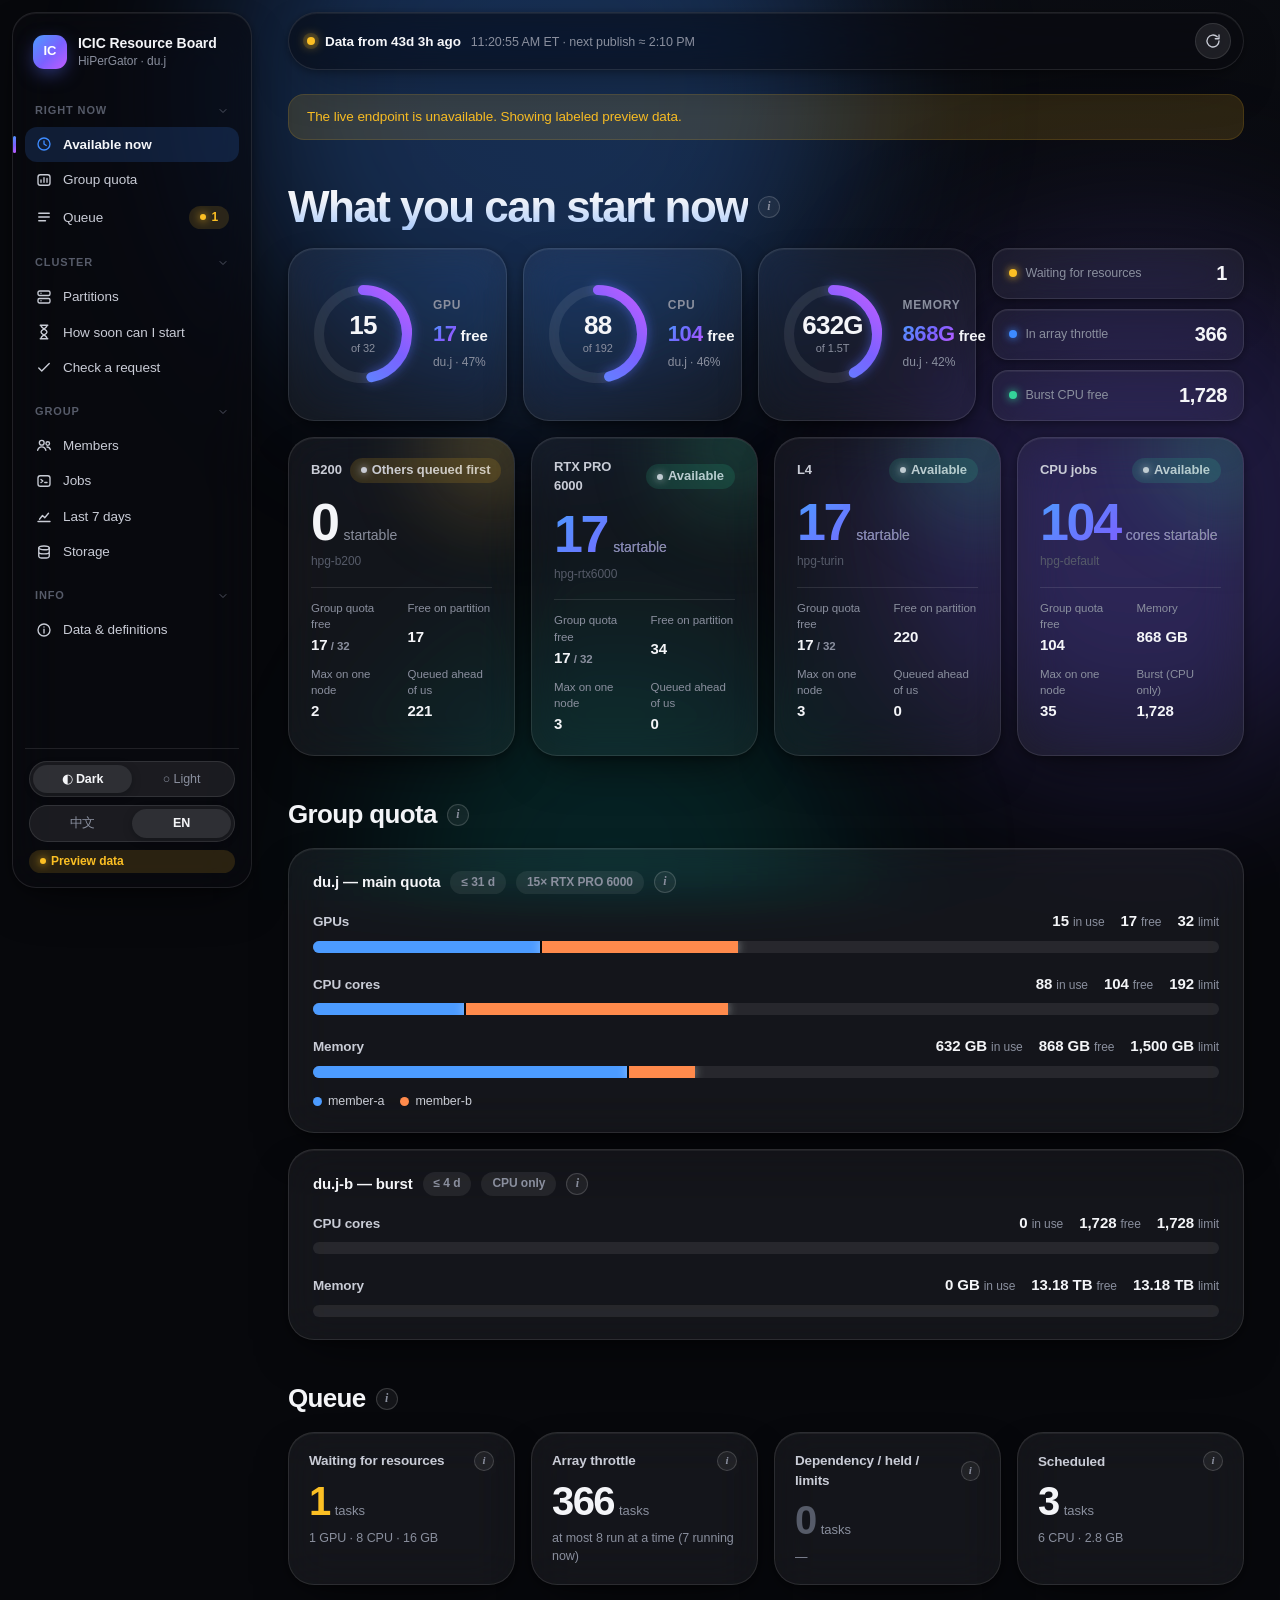
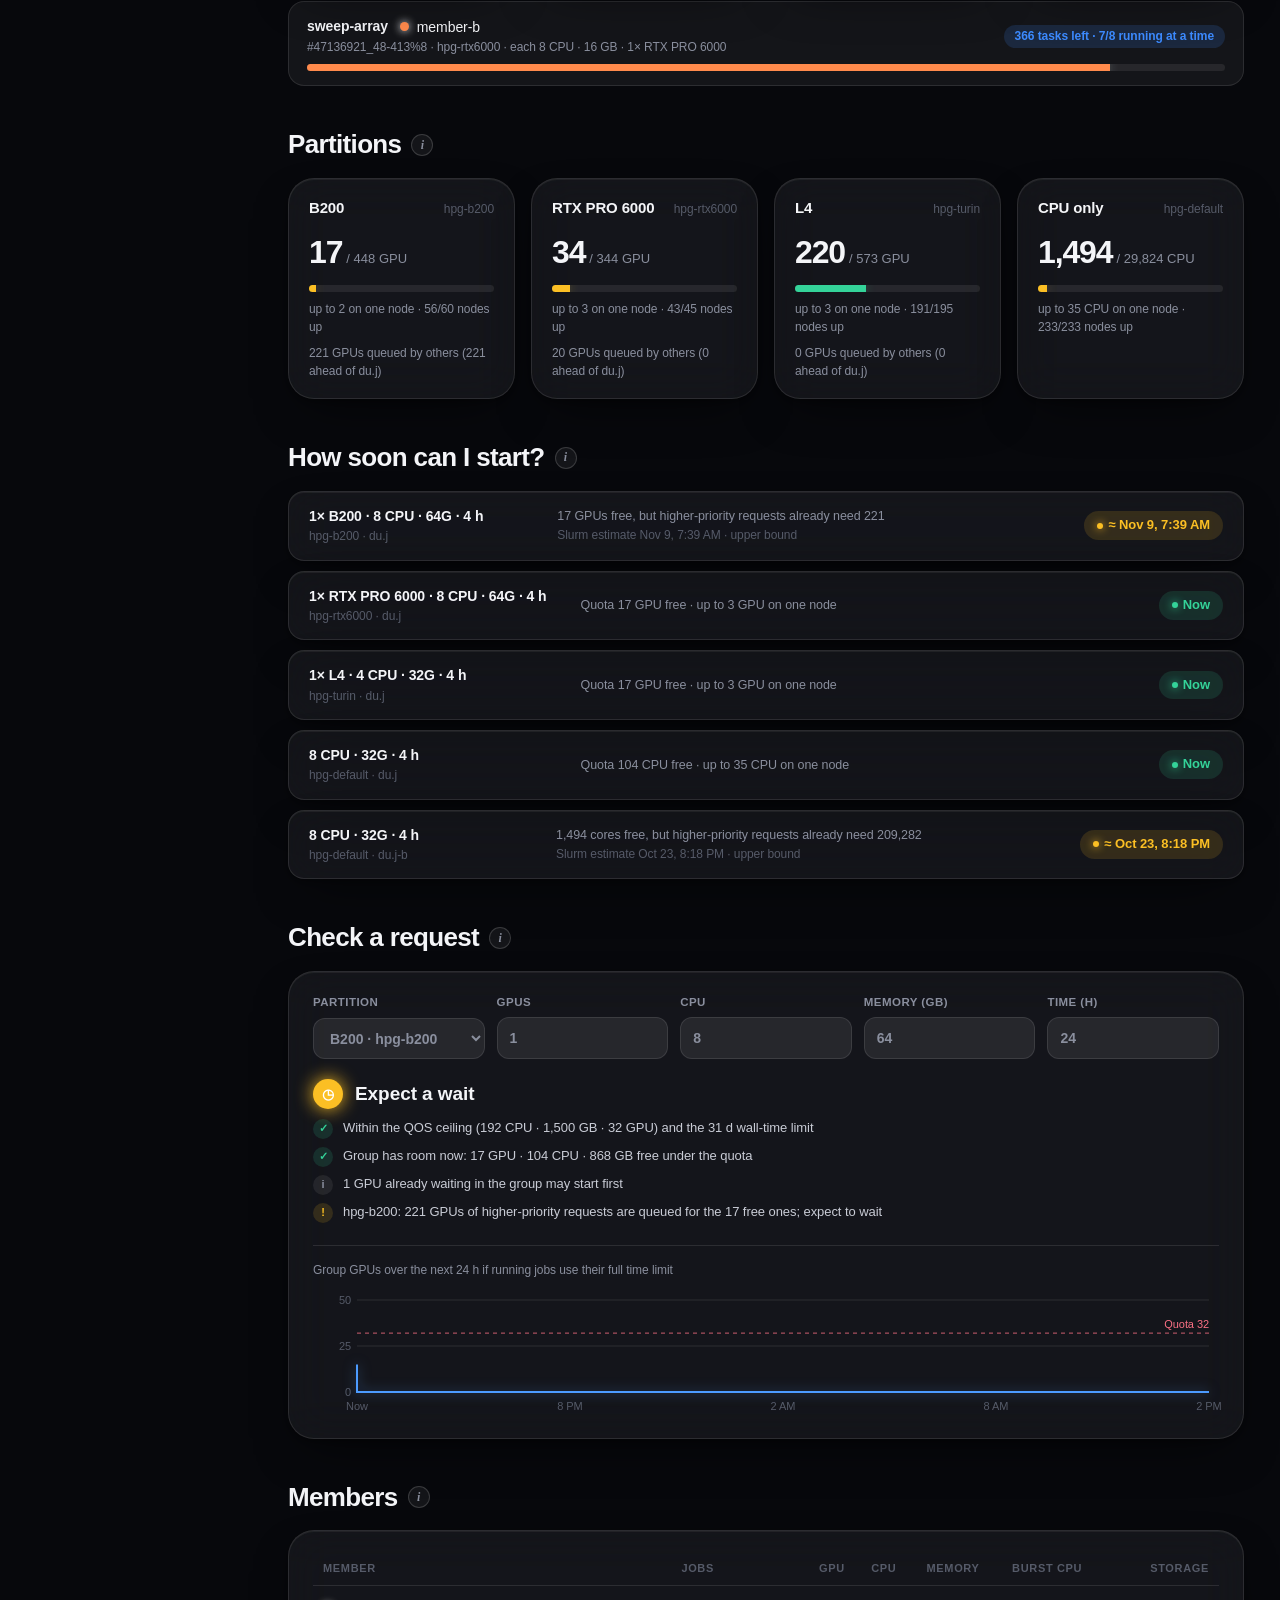
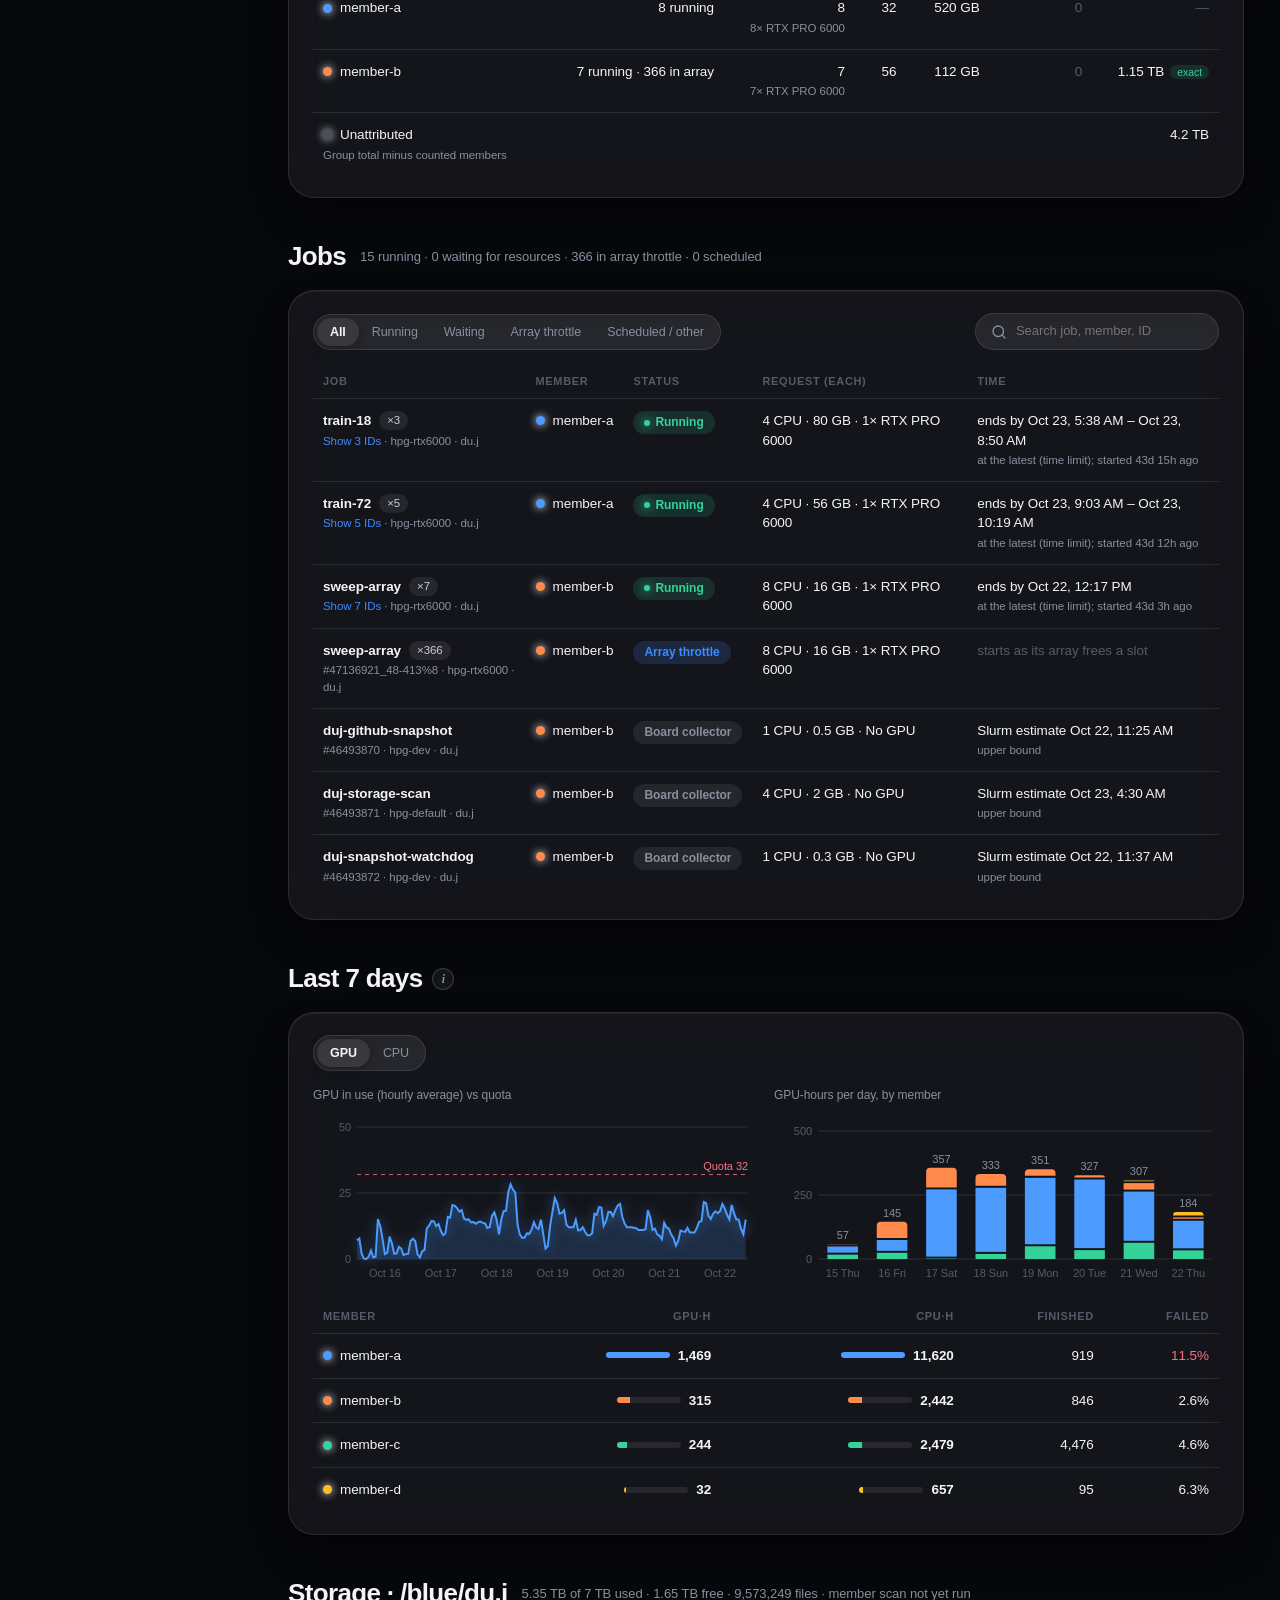
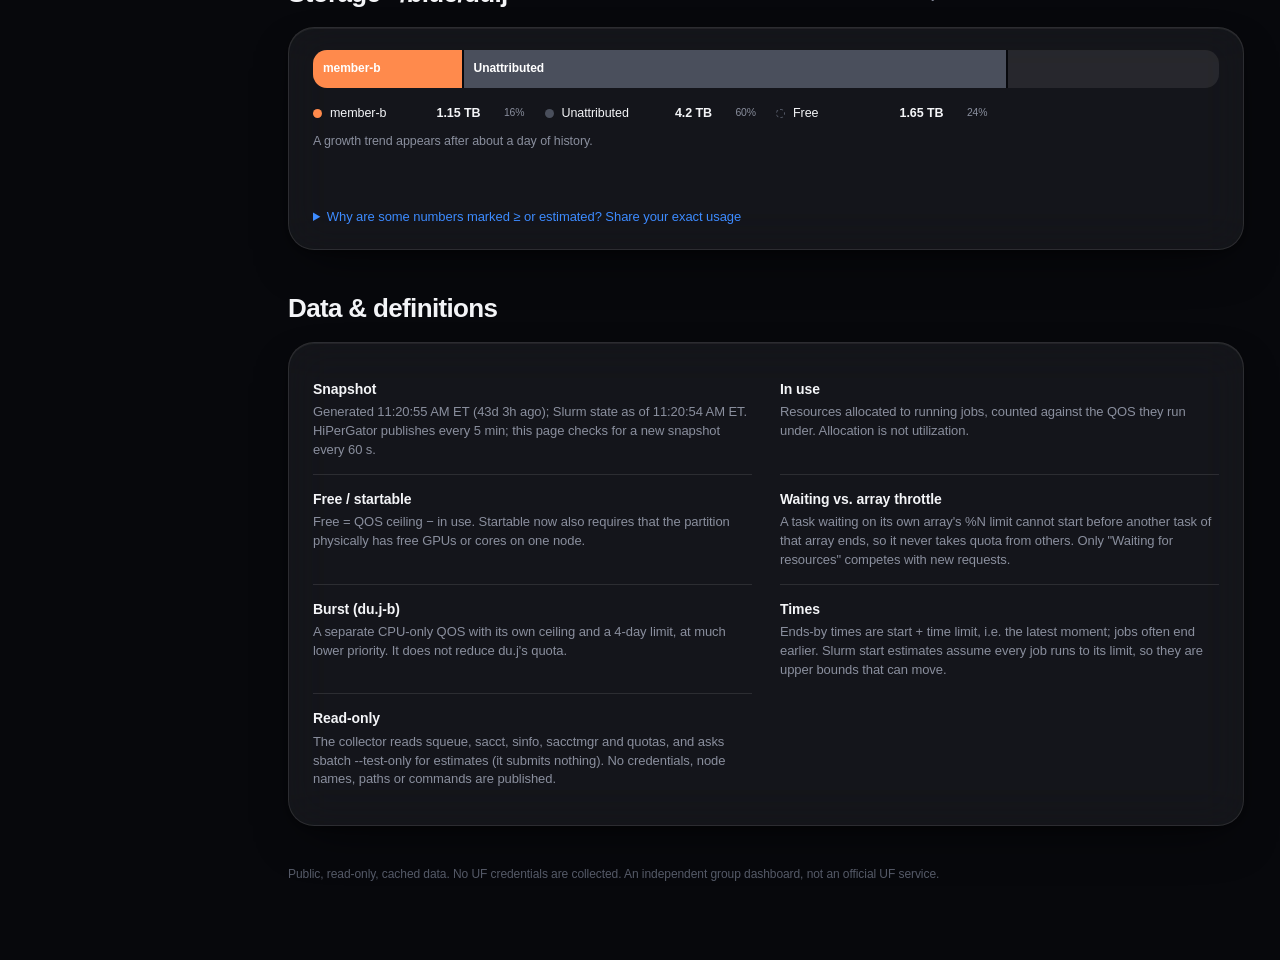
<file: index.html>
<!doctype html>
<html lang="en">
  <head>
    <meta charset="UTF-8" />
    <meta name="viewport" content="width=device-width, initial-scale=1.0" />
    <meta name="theme-color" content="#07080c" />
    <script>try { document.documentElement.dataset.theme = localStorage.getItem("icic-resource-board:theme") || "dark"; } catch { document.documentElement.dataset.theme = "dark"; }</script>
    <meta name="description" content="A public, read-only view of the ICIC group's HiPerGator allocation: what is in use, what is free, and how soon a job can start." />
    <meta property="og:title" content="ICIC Resource Board" />
    <meta property="og:description" content="Shared HiPerGator compute and storage visibility for the ICIC team." />
    <meta property="og:type" content="website" />
    <title>ICIC Resource Board</title>
    <link rel="stylesheet" href="./assets/styles.css?v=__BUILD__" />
  </head>
  <body>
    <a class="skip-link" href="#main" data-i18n="skip">Skip to content</a>
    <div class="ambient" aria-hidden="true"><i></i><i></i><i></i></div>
    <svg width="0" height="0" style="position:absolute" aria-hidden="true">
      <symbol id="i-chevron" viewBox="0 0 24 24"><path d="m6 9 6 6 6-6" /></symbol>
      <symbol id="i-now" viewBox="0 0 24 24"><circle cx="12" cy="12" r="8" /><path d="M12 8v4l3 2" /></symbol>
      <symbol id="i-quota" viewBox="0 0 24 24"><rect x="4" y="5" width="16" height="14" rx="3" /><path d="M8 15v-3M12 15V9M16 15v-5" /></symbol>
      <symbol id="i-queue" viewBox="0 0 24 24"><path d="M5 7h14M5 12h14M5 17h9" /></symbol>
      <symbol id="i-cluster" viewBox="0 0 24 24"><rect x="4" y="4" width="16" height="6" rx="2" /><rect x="4" y="14" width="16" height="6" rx="2" /><path d="M8 7h.01M8 17h.01" /></symbol>
      <symbol id="i-wait" viewBox="0 0 24 24"><path d="M7 3h10M7 21h10M8 3c0 5 8 5 8 9s-8 4-8 9M16 3c0 5-8 5-8 9s8 4 8 9" /></symbol>
      <symbol id="i-plan" viewBox="0 0 24 24"><path d="m5 12 4 4 10-10" /></symbol>
      <symbol id="i-members" viewBox="0 0 24 24"><circle cx="9" cy="9" r="3.2" /><path d="M3.5 19c.8-3 3-4.6 5.5-4.6s4.7 1.6 5.5 4.6" /><circle cx="17" cy="10" r="2.4" /><path d="M16 14.6c2.2 0 3.8 1.3 4.5 3.6" /></symbol>
      <symbol id="i-jobs" viewBox="0 0 24 24"><rect x="4" y="5" width="16" height="14" rx="3" /><path d="m8 10 2.5 2L8 14M13 14h3" /></symbol>
      <symbol id="i-history" viewBox="0 0 24 24"><path d="M4 18h16M6 15l4-5 3 3 5-6" /></symbol>
      <symbol id="i-storage" viewBox="0 0 24 24"><ellipse cx="12" cy="6.5" rx="7" ry="2.5" /><path d="M5 6.5v11c0 1.4 3.1 2.5 7 2.5s7-1.1 7-2.5v-11M5 12c0 1.4 3.1 2.5 7 2.5s7-1.1 7-2.5" /></symbol>
      <symbol id="i-about" viewBox="0 0 24 24"><circle cx="12" cy="12" r="8" /><path d="M12 11v5M12 8h.01" /></symbol>
      <symbol id="i-refresh" viewBox="0 0 24 24"><path d="M20 12a8 8 0 1 1-2.34-5.66M20 4v5h-5" /></symbol>
      <symbol id="i-menu" viewBox="0 0 24 24"><path d="M4 7h16M4 12h16M4 17h16" /></symbol>
      <symbol id="i-search" viewBox="0 0 24 24"><circle cx="11" cy="11" r="7" /><path d="m20 20-3.5-3.5" /></symbol>
    </svg>

    <nav class="sidebar" id="sidebar" aria-label="Sections">
      <a class="brand" href="#available">
        <span class="brand-mark" aria-hidden="true">IC</span>
        <span><strong>ICIC Resource Board</strong><small>HiPerGator · du.j</small></span>
      </a>
      <div class="nav-group">
        <button type="button" aria-expanded="true"><span data-i18n="navNow">Right now</span><svg class="icon"><use href="#i-chevron" /></svg></button>
        <ul>
          <li><a href="#available"><svg class="icon"><use href="#i-now" /></svg><span data-i18n="navAvailable">Available now</span></a></li>
          <li><a href="#quota"><svg class="icon"><use href="#i-quota" /></svg><span data-i18n="navQuota">Group quota</span></a></li>
          <li><a href="#queue"><svg class="icon"><use href="#i-queue" /></svg><span data-i18n="navQueue">Queue</span><span class="badge" id="navQueueBadge" hidden></span></a></li>
        </ul>
      </div>
      <div class="nav-group">
        <button type="button" aria-expanded="true"><span data-i18n="navCluster">Cluster</span><svg class="icon"><use href="#i-chevron" /></svg></button>
        <ul>
          <li><a href="#cluster"><svg class="icon"><use href="#i-cluster" /></svg><span data-i18n="navPartitions">Partitions</span></a></li>
          <li><a href="#wait"><svg class="icon"><use href="#i-wait" /></svg><span data-i18n="navWait">How soon can I start</span></a></li>
          <li><a href="#planner"><svg class="icon"><use href="#i-plan" /></svg><span data-i18n="navPlanner">Check a request</span></a></li>
        </ul>
      </div>
      <div class="nav-group">
        <button type="button" aria-expanded="true"><span data-i18n="navGroup">Group</span><svg class="icon"><use href="#i-chevron" /></svg></button>
        <ul>
          <li><a href="#members"><svg class="icon"><use href="#i-members" /></svg><span data-i18n="navMembers">Members</span></a></li>
          <li><a href="#jobs"><svg class="icon"><use href="#i-jobs" /></svg><span data-i18n="navJobs">Jobs</span></a></li>
          <li><a href="#history"><svg class="icon"><use href="#i-history" /></svg><span data-i18n="navHistory">Last 7 days</span></a></li>
          <li><a href="#storage"><svg class="icon"><use href="#i-storage" /></svg><span data-i18n="navStorage">Storage</span></a></li>
        </ul>
      </div>
      <div class="nav-group">
        <button type="button" aria-expanded="true"><span data-i18n="navInfo">Info</span><svg class="icon"><use href="#i-chevron" /></svg></button>
        <ul>
          <li><a href="#about"><svg class="icon"><use href="#i-about" /></svg><span data-i18n="navAbout">Data &amp; definitions</span></a></li>
        </ul>
      </div>
      <div class="sidebar-foot">
        <div class="segmented" role="group" aria-label="Theme">
          <button type="button" data-theme-set="dark">◐ Dark</button>
          <button type="button" data-theme-set="light">○ Light</button>
        </div>
        <div class="segmented" role="group" aria-label="Language">
          <button type="button" data-lang="zh" aria-pressed="false">中文</button>
          <button type="button" data-lang="en" aria-pressed="true">EN</button>
        </div>
        <span id="sourceBadge" class="badge">—</span>
      </div>
    </nav>

    <div class="shell">
      <div class="topbar">
        <button class="menu-button" id="menuButton" type="button" aria-controls="sidebar" aria-expanded="false"><svg class="icon"><use href="#i-menu" /></svg><span class="sr-only">Menu</span></button>
        <div class="sync" id="sync" aria-live="polite">
          <i class="sync-dot"></i>
          <span><strong id="syncAge">—</strong> <small id="syncDetail">—</small></span>
        </div>
        <span class="spacer"></span>
        <button class="icon-button" id="refreshButton" type="button" data-i18n-title="refresh" title="Refresh"><svg class="icon"><use href="#i-refresh" /></svg><span class="sr-only" data-i18n="refresh">Refresh</span></button>
      </div>

      <main id="main">
        <div id="notice" class="notice" role="status" hidden></div>

        <section class="section" id="available" aria-labelledby="availableTitle">
          <header class="sec-head">
            <h1 id="availableTitle" data-i18n="availableTitle">What you can start now</h1>
            <button type="button" class="info" data-tip="availableNote" aria-label="Info">i</button>
          </header>
          <div class="hero" id="hero"></div>
          <div class="grid cols-4" id="availableTiles"></div>
        </section>

        <section class="section" id="quota" aria-labelledby="quotaTitle">
          <header class="sec-head"><h2 id="quotaTitle" data-i18n="quotaTitle">Group quota</h2><button type="button" class="info" data-tip="quotaSub" aria-label="Info">i</button></header>
          <div class="card" id="mainQuota"></div>
          <div class="card" id="burstQuota"></div>
        </section>

        <section class="section" id="queue" aria-labelledby="queueTitle">
          <header class="sec-head"><h2 id="queueTitle" data-i18n="queueTitle">Queue</h2><button type="button" class="info" data-tip="queueSub" aria-label="Info">i</button></header>
          <div class="grid cols-4" id="queueCards"></div>
          <div class="arrays" id="arrayList"></div>
        </section>

        <section class="section" id="cluster" aria-labelledby="clusterTitle">
          <header class="sec-head"><h2 id="clusterTitle" data-i18n="clusterTitle">Partitions</h2><button type="button" class="info" data-tip="clusterSub" aria-label="Info">i</button></header>
          <div class="grid cols-4" id="partitions"></div>
        </section>

        <section class="section" id="wait" aria-labelledby="waitTitle">
          <header class="sec-head"><h2 id="waitTitle" data-i18n="waitTitle">How soon can I start?</h2><button type="button" class="info" data-tip="waitSub" aria-label="Info">i</button></header>
          <div class="wait-list" id="waitList"></div>
        </section>

        <section class="section" id="planner" aria-labelledby="plannerTitle">
          <header class="sec-head"><h2 id="plannerTitle" data-i18n="plannerTitle">Check a request</h2><button type="button" class="info" data-tip="plannerSub" aria-label="Info">i</button></header>
          <div class="card">
            <form class="planner-form" id="plannerForm" autocomplete="off">
              <label><span data-i18n="planPartition">Partition</span><select id="planType"></select></label>
              <label><span data-i18n="gpuCount">GPUs</span><input id="planGpu" type="number" min="0" max="64" step="1" value="1" /></label>
              <label><span>CPU</span><input id="planCpu" type="number" min="1" max="512" step="1" value="8" /></label>
              <label><span data-i18n="memGb">Memory (GB)</span><input id="planMem" type="number" min="1" max="4096" step="1" value="64" /></label>
              <label><span data-i18n="hours">Time (h)</span><input id="planHours" type="number" min="1" max="744" step="1" value="24" /></label>
            </form>
            <div class="verdict" id="planVerdict"></div>
            <ul class="checks" id="planChecks"></ul>
            <div class="forecast">
              <p class="label" data-i18n="forecastTitle">Group GPUs over the next 24 h if running jobs use their full time limit</p>
              <div class="chart" id="forecastChart"></div>
            </div>
          </div>
        </section>

        <section class="section" id="members" aria-labelledby="membersTitle">
          <header class="sec-head"><h2 id="membersTitle" data-i18n="membersTitle">Members</h2><button type="button" class="info" data-tip="membersSub" aria-label="Info">i</button></header>
          <div class="card">
            <div class="table-wrap">
              <table>
                <thead><tr>
                  <th data-sort="user" data-i18n="member">Member</th>
                  <th data-sort="jobs" class="num" data-i18n="jobs">Jobs</th>
                  <th data-sort="gpu" class="num">GPU</th>
                  <th data-sort="cpu" class="num">CPU</th>
                  <th data-sort="memory_gb" class="num" data-i18n="memoryShort">Memory</th>
                  <th data-sort="burst" class="num">Burst CPU</th>
                  <th data-sort="storage" class="num" data-i18n="storage">Storage</th>
                </tr></thead>
                <tbody id="membersBody"><tr><td colspan="7" class="empty" data-i18n="loading">Loading…</td></tr></tbody>
              </table>
            </div>
          </div>
        </section>

        <section class="section" id="jobs" aria-labelledby="jobsTitle">
          <header class="sec-head"><h2 id="jobsTitle" data-i18n="jobsTitle">Jobs</h2><span class="summary" id="jobsSummary">—</span></header>
          <div class="card">
            <div class="card-head">
              <div class="segmented" role="group" aria-label="Filter jobs" id="jobFilters">
                <button type="button" data-filter="ALL" class="active" data-i18n="all">All</button>
                <button type="button" data-filter="RUNNING" data-i18n="running">Running</button>
                <button type="button" data-filter="WAITING" data-i18n="waiting">Waiting</button>
                <button type="button" data-filter="THROTTLED" data-i18n="throttledShort">Array throttle</button>
                <button type="button" data-filter="OTHER" data-i18n="otherShort">Scheduled / other</button>
              </div>
              <label class="search"><svg class="icon"><use href="#i-search" /></svg><input id="jobSearch" type="search" data-i18n-placeholder="searchPlaceholder" placeholder="Search job, member, ID" /></label>
            </div>
            <div class="table-wrap">
              <table>
                <thead><tr>
                  <th data-i18n="job">Job</th><th data-i18n="member">Member</th><th data-i18n="status">Status</th>
                  <th data-i18n="request">Request (each)</th><th data-i18n="timing">Time</th>
                </tr></thead>
                <tbody id="jobsBody"><tr><td colspan="5" class="empty" data-i18n="loading">Loading…</td></tr></tbody>
              </table>
            </div>
          </div>
        </section>

        <section class="section" id="history" aria-labelledby="historyTitle">
          <header class="sec-head"><h2 id="historyTitle" data-i18n="historyTitle">Last 7 days</h2><button type="button" class="info" data-tip="historyNote" aria-label="Info">i</button></header>
          <div class="card">
            <div class="card-head">
              <div class="segmented" role="group" aria-label="Resource">
                <button type="button" data-metric="gpu" class="active">GPU</button>
                <button type="button" data-metric="cpu">CPU</button>
              </div>
            </div>
            <div class="grid cols-2">
              <figure><figcaption id="inUseTitle">—</figcaption><div class="chart" id="inUseChart"></div></figure>
              <figure><figcaption id="dailyTitle">—</figcaption><div class="chart" id="dailyChart"></div></figure>
            </div>
            <div class="table-wrap" style="margin-top:18px">
              <table>
                <thead><tr>
                  <th data-i18n="member">Member</th><th class="num">GPU·h</th><th class="num">CPU·h</th>
                  <th class="num" data-i18n="finished">Finished</th><th class="num" data-i18n="failedRate">Failed</th>
                </tr></thead>
                <tbody id="usageBody"></tbody>
              </table>
            </div>
          </div>
        </section>

        <section class="section" id="storage" aria-labelledby="storageTitle">
          <header class="sec-head"><h2 id="storageTitle" data-i18n="storageTitle">Storage · /blue/du.j</h2><span class="summary" id="storageSummary">—</span></header>
          <div class="card">
            <div class="storage-bar" id="storageBar"></div>
            <ul class="storage-legend" id="storageLegend"></ul>
            <p class="fine" id="storageTrend"></p>
            <div class="chart" id="storageHistory"></div>
            <details class="optin">
              <summary data-i18n="optinSummary">Why are some numbers marked ≥ or estimated? Share your exact usage</summary>
              <p data-i18n="optinBody">Lustre only lets each person read their own quota, so the board estimates other members from a daily scan of their folder. Folders the group cannot read are not counted. Run this once on HiPerGator to share your exact usage, which refreshes every 3 hours:</p>
              <div class="command"><code id="optinCommand">/blue/du.j/jinjiaguo/duj-github-snapshot/report_storage.sh --install</code><button type="button" class="copy" id="copyCommand" data-i18n="copy">Copy</button></div>
              <p class="fine" data-i18n="optinUninstall">Stop at any time with --uninstall. Only your total size and file count are shared, never paths.</p>
            </details>
          </div>
        </section>

        <section class="section" id="about" aria-labelledby="aboutTitle">
          <header class="sec-head"><h2 id="aboutTitle" data-i18n="aboutTitle">Data &amp; definitions</h2></header>
          <div class="card"><dl class="defs" id="aboutDefs"></dl></div>
          <footer><p data-i18n="footerNote">Public, read-only, cached data. No UF credentials are collected. An independent group dashboard, not an official UF service. Allocation is not utilization.</p></footer>
        </section>
      </main>
    </div>

    <div class="tooltip" id="tooltip" role="tooltip" hidden></div>
    <noscript>This page requires JavaScript to display the current resource snapshot.</noscript>
    <script src="./config.js?v=__BUILD__"></script>
    <script src="./assets/app.js?v=__BUILD__"></script>
  </body>
</html>
</file>
<file: assets/styles.css>
/* Dark by default (data-theme set before first paint in index.html); light is the alternate. */
:root, :root[data-theme="dark"] {
  color-scheme: dark;
  --bg: #07080c;
  --bg-2: #0c0e14;
  --glass: rgba(255, 255, 255, .055);
  --glass-2: rgba(255, 255, 255, .085);
  --glass-line: rgba(255, 255, 255, .10);
  --glass-hi: rgba(255, 255, 255, .16);
  --ink: #f4f5f8;
  --ink-2: #c9ccd6;
  --muted: #8a8f9e;
  --faint: #565b69;
  --track: rgba(255, 255, 255, .08);
  --accent: #3d8bff;
  --accent-2: #7b61ff;
  --accent-soft: rgba(61, 139, 255, .16);
  --grad: linear-gradient(135deg, #4c9bff 0%, #7b61ff 55%, #c25cff 100%);
  --ok: #34d399; --ok-bg: rgba(52, 211, 153, .14);
  --warn: #fbbf24; --warn-bg: rgba(251, 191, 36, .14);
  --bad: #fb7185; --bad-bg: rgba(251, 113, 133, .15);
  --info-bg: rgba(255, 255, 255, .07);
  --unattributed: #4a4f5c;
  --shadow: 0 1px 0 rgba(255, 255, 255, .06) inset, 0 20px 50px -20px rgba(0, 0, 0, .7), 0 2px 8px rgba(0, 0, 0, .35);
  --shadow-hover: 0 1px 0 rgba(255, 255, 255, .08) inset, 0 30px 70px -24px rgba(31, 92, 255, .35), 0 4px 14px rgba(0, 0, 0, .4);
  --nav-bg: rgba(10, 11, 16, .62);
  --blob-1: rgba(61, 139, 255, .28); --blob-2: rgba(123, 97, 255, .22); --blob-3: rgba(0, 196, 180, .14);
  --radius: 26px;
  --radius-sm: 16px;
  --sidebar: 252px;
  --m0: #4c9bff; --m1: #ff8a4c; --m2: #34d399; --m3: #fbbf24;
  --m4: #f472b6; --m5: #a78bfa; --m6: #22d3ee; --m7: #c4a484;
}
:root[data-theme="light"] {
  color-scheme: light;
  --bg: #eef0f5;
  --bg-2: #f6f7fa;
  --glass: rgba(255, 255, 255, .72);
  --glass-2: rgba(255, 255, 255, .9);
  --glass-line: rgba(15, 23, 42, .07);
  --glass-hi: rgba(15, 23, 42, .12);
  --ink: #0d1020;
  --ink-2: #353a4a;
  --muted: #6b7083;
  --faint: #a3a7b6;
  --track: rgba(15, 23, 42, .07);
  --accent: #1f6bff;
  --accent-soft: rgba(31, 107, 255, .1);
  --ok: #0f9f6e; --ok-bg: rgba(15, 159, 110, .1);
  --warn: #c27c00; --warn-bg: rgba(194, 124, 0, .1);
  --bad: #e11d48; --bad-bg: rgba(225, 29, 72, .09);
  --info-bg: rgba(15, 23, 42, .05);
  --unattributed: #c3c6d0;
  --shadow: 0 1px 0 rgba(255, 255, 255, .9) inset, 0 18px 40px -18px rgba(30, 41, 80, .25), 0 2px 6px rgba(30, 41, 80, .06);
  --shadow-hover: 0 1px 0 rgba(255, 255, 255, .9) inset, 0 28px 60px -22px rgba(31, 107, 255, .3), 0 4px 12px rgba(30, 41, 80, .08);
  --nav-bg: rgba(255, 255, 255, .62);
  --blob-1: rgba(61, 139, 255, .22); --blob-2: rgba(123, 97, 255, .16); --blob-3: rgba(0, 196, 180, .12);
  --m0: #1f6bff; --m1: #f26b21; --m2: #0f9f6e; --m3: #d99a00;
  --m4: #db2777; --m5: #7c3aed; --m6: #0891b2; --m7: #8b6b4a;
}

* { box-sizing: border-box; }
/* Author display rules (.tooltip grid, .badge inline-flex) would otherwise override the hidden attribute. */
[hidden] { display: none !important; }
html { scroll-behavior: smooth; scroll-padding-top: 80px; background: var(--bg); }
body {
  margin: 0; min-height: 100vh; background: transparent; color: var(--ink);
  font-family: "Inter", -apple-system, BlinkMacSystemFont, "SF Pro Display", "Segoe UI", "PingFang SC", "Hiragino Sans GB",
    "Noto Sans SC", "Microsoft YaHei", Arial, sans-serif;
  font-size: 14px; line-height: 1.45; letter-spacing: -.005em;
  -webkit-font-smoothing: antialiased; font-variant-numeric: tabular-nums;
}
button, input, select { font: inherit; color: inherit; letter-spacing: inherit; }
button { cursor: pointer; }
:focus-visible { outline: 2px solid var(--accent); outline-offset: 2px; border-radius: 8px; }
i { font-style: normal; }
svg.icon { width: 18px; height: 18px; fill: none; stroke: currentColor; stroke-width: 1.8; stroke-linecap: round; stroke-linejoin: round; flex: none; }
.sr-only { position: absolute; width: 1px; height: 1px; overflow: hidden; clip: rect(0 0 0 0); white-space: nowrap; }
.skip-link { position: fixed; left: 16px; top: -60px; z-index: 100; padding: 10px 14px; background: var(--glass-2); color: var(--accent); border-radius: 12px; }
.skip-link:focus { top: 12px; }

/* Ambient glow behind everything */
.ambient { position: fixed; inset: 0; z-index: -1; overflow: hidden; pointer-events: none; background: radial-gradient(1200px 800px at 80% -10%, var(--bg-2), var(--bg) 60%); }
.ambient i { position: absolute; border-radius: 50%; filter: blur(90px); animation: drift 26s ease-in-out infinite alternate; }
.ambient i:nth-child(1) { width: 620px; height: 620px; left: 18%; top: -220px; background: var(--blob-1); }
.ambient i:nth-child(2) { width: 520px; height: 520px; right: -120px; top: 28%; background: var(--blob-2); animation-delay: -8s; }
.ambient i:nth-child(3) { width: 460px; height: 460px; left: 30%; bottom: -200px; background: var(--blob-3); animation-delay: -16s; }
@keyframes drift { to { transform: translate3d(60px, 40px, 0) scale(1.08); } }
@media (prefers-reduced-motion: reduce) { .ambient i { animation: none; } html { scroll-behavior: auto; } }

/* Glass surfaces */
.glass, .card, .tile, .qcard, .part, .wait-row, .ring-card, .stat {
  background: var(--glass); border: 1px solid var(--glass-line); border-radius: var(--radius);
  backdrop-filter: blur(22px) saturate(140%); -webkit-backdrop-filter: blur(22px) saturate(140%);
  box-shadow: var(--shadow);
}
.tile, .qcard, .part, .ring-card { transition: transform .25s ease, box-shadow .25s ease, border-color .25s ease; }
.tile:hover, .qcard:hover, .part:hover, .ring-card:hover { transform: translateY(-3px); box-shadow: var(--shadow-hover); border-color: var(--glass-hi); }

/* ---------- Sidebar ---------- */
.sidebar {
  position: fixed; inset: 12px auto 12px 12px; width: calc(var(--sidebar) - 12px); z-index: 40;
  display: flex; flex-direction: column; gap: 4px; padding: 20px 12px 14px;
  background: var(--nav-bg); backdrop-filter: blur(26px) saturate(160%); -webkit-backdrop-filter: blur(26px) saturate(160%);
  border: 1px solid var(--glass-line); border-radius: 24px; box-shadow: var(--shadow); overflow-y: auto;
}
.brand { display: flex; align-items: center; gap: 11px; padding: 0 8px 16px; color: inherit; text-decoration: none; }
.brand-mark {
  width: 34px; height: 34px; border-radius: 11px; display: grid; place-items: center; flex: none;
  background: var(--grad); color: #fff; font-weight: 700; font-size: 13px; letter-spacing: 0;
  box-shadow: 0 6px 20px -4px rgba(91, 110, 255, .6);
}
.brand strong { display: block; font-size: 14px; font-weight: 650; }
.brand small { display: block; color: var(--muted); font-size: 12px; }
.nav-group { margin: 6px 0 2px; }
.nav-group > button {
  width: 100%; display: flex; align-items: center; justify-content: space-between; gap: 8px;
  padding: 6px 10px; border: 0; background: none; color: var(--faint);
  font-size: 11px; font-weight: 650; letter-spacing: .08em; text-transform: uppercase;
}
.nav-group > button svg { width: 12px; height: 12px; transition: transform .2s ease; }
.nav-group.collapsed > button svg { transform: rotate(-90deg); }
.nav-group.collapsed ul { display: none; }
.nav-group ul { list-style: none; margin: 2px 0 0; padding: 0; }
.nav-group a {
  position: relative; display: flex; align-items: center; gap: 10px; padding: 8px 10px; border-radius: 12px;
  color: var(--ink-2); text-decoration: none; font-size: 13.5px; transition: background .2s ease, color .2s ease;
}
.nav-group a:hover { background: var(--track); color: var(--ink); }
.nav-group a.active { background: var(--accent-soft); color: var(--ink); font-weight: 550; }
.nav-group a.active::before { content: ""; position: absolute; left: -12px; top: 9px; bottom: 9px; width: 3px; border-radius: 3px; background: var(--grad); }
.nav-group a.active svg { color: var(--accent); }
.nav-group a .badge { margin-left: auto; }
.sidebar-foot { margin-top: auto; display: grid; gap: 8px; padding: 12px 4px 0; border-top: 1px solid var(--glass-line); }
.sidebar-foot .segmented { display: flex; } .sidebar-foot .segmented button { flex: 1; }

.segmented { display: inline-flex; padding: 3px; border-radius: 999px; background: var(--track); border: 1px solid var(--glass-line); }
.segmented button { border: 0; background: none; padding: 5px 13px; border-radius: 999px; font-size: 12.5px; color: var(--muted); transition: all .2s ease; white-space: nowrap; }
.segmented button:hover { color: var(--ink); }
.segmented button.active { background: var(--glass-2); color: var(--ink); box-shadow: 0 2px 10px rgba(0, 0, 0, .25); font-weight: 550; }

.badge { display: inline-flex; align-items: center; gap: 5px; padding: 2px 10px; border-radius: 999px; font-size: 12px; font-weight: 550; background: var(--info-bg); color: var(--muted); white-space: nowrap; border: 1px solid transparent; }
.badge.ok { background: var(--ok-bg); color: var(--ok); }
.badge.warn { background: var(--warn-bg); color: var(--warn); }
.badge.bad { background: var(--bad-bg); color: var(--bad); }
.badge.accent { background: var(--accent-soft); color: var(--accent); }
.badge.ok::before, .badge.warn::before, .badge.bad::before { content: ""; width: 6px; height: 6px; border-radius: 50%; background: currentColor; box-shadow: 0 0 8px currentColor; }

/* ---------- Top bar ---------- */
.shell { margin-left: var(--sidebar); min-height: 100vh; }
.topbar {
  position: sticky; top: 12px; z-index: 30; display: flex; align-items: center; gap: 14px;
  margin: 12px clamp(16px, 3vw, 36px) 0; padding: 10px 12px 10px 18px; border-radius: 999px;
  background: var(--nav-bg); backdrop-filter: blur(26px) saturate(160%); -webkit-backdrop-filter: blur(26px) saturate(160%);
  border: 1px solid var(--glass-line); box-shadow: var(--shadow);
}
.menu-button { display: none; border: 0; background: none; padding: 6px; margin-left: -6px; border-radius: 10px; }
.sync { display: flex; align-items: center; gap: 10px; min-width: 0; }
.sync-dot { width: 8px; height: 8px; border-radius: 50%; background: var(--ok); flex: none; box-shadow: 0 0 0 4px var(--ok-bg), 0 0 12px var(--ok); animation: pulse 2.4s ease-in-out infinite; }
.sync.is-stale .sync-dot { background: var(--warn); box-shadow: 0 0 0 4px var(--warn-bg), 0 0 12px var(--warn); }
@keyframes pulse { 50% { box-shadow: 0 0 0 7px transparent, 0 0 16px var(--ok); } }
.sync strong { font-weight: 600; font-size: 13.5px; }
.sync small { color: var(--muted); font-size: 12.5px; margin-left: 6px; }
.topbar .spacer { flex: 1; }
.icon-button { display: inline-grid; place-items: center; width: 36px; height: 36px; border: 1px solid var(--glass-line); border-radius: 50%; background: var(--glass-2); color: var(--ink-2); transition: all .2s ease; }
.icon-button:hover { color: var(--ink); box-shadow: 0 0 0 4px var(--accent-soft); }
.icon-button.loading svg { animation: spin 1s linear infinite; }
@keyframes spin { to { transform: rotate(360deg); } }

/* ---------- Content ---------- */
main { padding: 6px clamp(16px, 3vw, 36px) 64px; max-width: 1280px; }
.notice { margin: 18px 0 0; padding: 12px 18px; border-radius: var(--radius-sm); background: var(--warn-bg); color: var(--warn); font-size: 13.5px; border: 1px solid var(--warn-bg); }
.section { padding-top: 44px; }
.sec-head { display: flex; align-items: center; gap: 10px; margin-bottom: 18px; flex-wrap: wrap; }
h1 { margin: 0; font-size: clamp(30px, 4vw, 44px); line-height: 1.05; font-weight: 750; letter-spacing: -.035em;
  background: linear-gradient(180deg, var(--ink) 30%, color-mix(in srgb, var(--ink) 60%, var(--accent))); -webkit-background-clip: text; background-clip: text; color: transparent; }
h2 { margin: 0; font-size: clamp(21px, 2.4vw, 26px); line-height: 1.15; font-weight: 700; letter-spacing: -.025em; }
h3 { margin: 0; font-size: 15px; font-weight: 600; letter-spacing: -.01em; }
.summary { color: var(--muted); font-size: 13px; margin-left: 4px; }
.info {
  width: 22px; height: 22px; border-radius: 50%; border: 1px solid var(--glass-hi); background: var(--glass);
  color: var(--muted); font-size: 12px; font-weight: 700; font-family: Georgia, serif; font-style: italic; display: inline-grid; place-items: center; padding: 0;
  transition: all .2s ease;
}
.info:hover, .info:focus-visible { color: var(--ink); border-color: var(--accent); box-shadow: 0 0 0 4px var(--accent-soft); }
.fine { margin: 10px 0 0; color: var(--muted); font-size: 12.5px; }

.card { padding: 22px 24px; }
.card + .card { margin-top: 16px; }
.card-head { display: flex; justify-content: space-between; align-items: center; gap: 16px; margin-bottom: 16px; flex-wrap: wrap; }
.card-head p { margin: 4px 0 0; color: var(--muted); font-size: 12.5px; }
.card-head .title { display: flex; align-items: center; gap: 10px; flex-wrap: wrap; }
.grid { display: grid; gap: 16px; }
.grid.cols-2 { grid-template-columns: repeat(2, minmax(0, 1fr)); }
.grid.cols-3 { grid-template-columns: repeat(3, minmax(0, 1fr)); }
.grid.cols-4 { grid-template-columns: repeat(4, minmax(0, 1fr)); }
.empty { color: var(--muted); text-align: center; padding: 22px; }
.zero { color: var(--faint); }

/* Hero: rings + stats */
.hero { display: grid; grid-template-columns: repeat(3, minmax(0, 1fr)) minmax(0, 1.15fr); gap: 16px; margin-bottom: 16px; }
.ring-card { display: flex; align-items: center; gap: 18px; padding: 20px 22px; }
.ring { position: relative; width: 104px; height: 104px; flex: none; }
.ring svg { width: 100%; height: 100%; transform: rotate(-90deg); overflow: visible; }
.ring .track { fill: none; stroke: var(--track); stroke-width: 10; }
.ring .arc { fill: none; stroke-width: 10; stroke-linecap: round; transition: stroke-dashoffset .9s cubic-bezier(.2, .8, .2, 1); filter: drop-shadow(0 0 6px rgba(91, 110, 255, .55)); }
.ring .center { position: absolute; inset: 0; display: grid; place-content: center; text-align: center; }
.ring .center b { font-size: 26px; font-weight: 750; letter-spacing: -.03em; line-height: 1; }
.ring .center small { font-size: 11px; color: var(--muted); margin-top: 3px; }
.ring-meta { min-width: 0; display: grid; gap: 4px; }
.ring-meta .label { font-size: 12px; color: var(--muted); font-weight: 600; letter-spacing: .06em; text-transform: uppercase; }
.ring-meta .free { font-size: 15px; font-weight: 600; }
.ring-meta .free em { font-style: normal; background: var(--grad); -webkit-background-clip: text; background-clip: text; color: transparent; font-size: 22px; font-weight: 750; letter-spacing: -.02em; margin-right: 4px; }
.ring-meta small { color: var(--muted); font-size: 12px; }
.stats { display: grid; grid-template-rows: repeat(3, 1fr); gap: 10px; }
.stat { display: flex; align-items: center; justify-content: space-between; gap: 10px; padding: 10px 16px; border-radius: var(--radius-sm); }
.stat span { color: var(--muted); font-size: 12.5px; display: flex; align-items: center; gap: 8px; }
.stat b { font-size: 20px; font-weight: 700; letter-spacing: -.02em; }
.stat .dotc { width: 8px; height: 8px; border-radius: 50%; }

/* Available-now tiles */
.tile { padding: 20px 22px; display: flex; flex-direction: column; gap: 4px; min-width: 0; position: relative; overflow: hidden; }
.tile::after { content: ""; position: absolute; right: -40px; top: -50px; width: 120px; height: 120px; border-radius: 50%; background: var(--tile-glow, transparent); filter: blur(48px); opacity: .28; pointer-events: none; }
.tile.ok { --tile-glow: var(--ok); } .tile.warn { --tile-glow: var(--warn); } .tile.bad { --tile-glow: var(--bad); }
.tile .tile-head { display: flex; align-items: center; justify-content: space-between; gap: 8px; }
.tile .tile-head span { font-size: 13px; color: var(--ink-2); font-weight: 600; }
.tile .big { font-size: 52px; font-weight: 780; line-height: 1.05; letter-spacing: -.045em; margin-top: 8px; }
.tile.ok .big { background: var(--grad); -webkit-background-clip: text; background-clip: text; color: transparent; }
.tile .big small { font-size: 14px; font-weight: 500; color: var(--muted); margin-left: 6px; letter-spacing: 0; -webkit-text-fill-color: var(--muted); }
.tile .tile-sub { font-size: 12px; color: var(--faint); }
.kv { list-style: none; margin: 12px 0 0; padding: 12px 0 0; border-top: 1px solid var(--glass-line); display: grid; grid-template-columns: 1fr 1fr; gap: 10px 12px; }
.kv li { display: grid; gap: 1px; }
.kv li span { font-size: 11.5px; color: var(--muted); }
.kv li b { font-size: 15px; font-weight: 650; }

/* Meters */
.meter-block + .meter-block { margin-top: 20px; }
.meter-head { display: flex; align-items: baseline; justify-content: space-between; gap: 12px; margin-bottom: 9px; flex-wrap: wrap; }
.meter-head h3 { font-size: 13.5px; color: var(--ink-2); }
.meter-nums { display: flex; gap: 16px; font-size: 12px; color: var(--muted); flex-wrap: wrap; }
.meter-nums b { color: var(--ink); font-weight: 650; font-size: 15px; margin-right: 4px; }
.meter { position: relative; display: flex; height: 12px; border-radius: 999px; background: var(--track); overflow: hidden; }
.meter i { display: block; height: 100%; box-shadow: 0 0 12px -2px currentColor; }
.meter i + i { border-left: 2px solid var(--bg); }
.meter.thin { height: 7px; }
.legend { display: flex; flex-wrap: wrap; gap: 6px 16px; margin-top: 14px; font-size: 12.5px; color: var(--ink-2); }
.legend span { display: inline-flex; align-items: center; gap: 6px; }
.legend i, .who i, .dot { width: 9px; height: 9px; border-radius: 50%; display: inline-block; flex: none; }

/* Queue breakdown */
.qcard { padding: 18px 20px; }
.qcard .qtop { display: flex; align-items: center; gap: 8px; }
.qcard .qtop h3 { font-size: 13.5px; color: var(--ink-2); }
.qcard .qtop .info { margin-left: auto; width: 20px; height: 20px; font-size: 11px; }
.qcard .qnum { font-size: 40px; font-weight: 760; letter-spacing: -.04em; line-height: 1.1; margin-top: 8px; }
.qcard .qnum small { font-size: 13px; font-weight: 500; color: var(--muted); margin-left: 5px; letter-spacing: 0; }
.qcard p { margin: 6px 0 0; font-size: 12.5px; color: var(--muted); }
.qcard.calm .qnum { color: var(--faint); }
.qcard.hot .qnum { color: var(--warn); }
.arrays { margin-top: 16px; display: grid; gap: 10px; }
.array-row { display: grid; grid-template-columns: minmax(0, 1fr) auto; gap: 8px 16px; align-items: center; padding: 14px 18px; border-radius: var(--radius-sm); background: var(--glass); border: 1px solid var(--glass-line); }
.array-row strong { font-weight: 650; }
.array-row small { color: var(--muted); font-size: 12px; display: block; margin-top: 2px; }
.array-row .meter { grid-column: 1 / -1; }

/* Partitions & waits */
.part { padding: 18px 20px; }
.part .ptitle { display: flex; justify-content: space-between; gap: 8px; align-items: baseline; }
.part .ptitle small { color: var(--faint); font-size: 12px; }
.part .pval { margin: 10px 0 10px; font-size: 32px; font-weight: 750; letter-spacing: -.035em; }
.part .pval span { font-size: 13px; font-weight: 500; color: var(--muted); margin-left: 4px; letter-spacing: 0; }
.part p { margin: 9px 0 0; font-size: 12px; color: var(--muted); }
.tone-high { background: var(--ok) !important; color: var(--ok); }
.tone-mid { background: var(--warn) !important; color: var(--warn); }
.tone-low { background: var(--bad) !important; color: var(--bad); }
.wait-list { display: grid; gap: 10px; }
.wait-row { display: grid; grid-template-columns: minmax(200px, 1fr) minmax(0, 2.2fr) auto; align-items: center; gap: 16px; padding: 14px 20px; border-radius: var(--radius-sm); }
.wait-row strong { font-weight: 650; }
.wait-row small { display: block; color: var(--faint); font-size: 12px; margin-top: 2px; }
.wait-row .why { font-size: 12.5px; color: var(--muted); }
.wait-row .badge { font-size: 13px; padding: 4px 12px; }

/* Planner */
.planner-form { display: grid; grid-template-columns: repeat(5, minmax(0, 1fr)); gap: 12px; }
.planner-form label { display: grid; gap: 6px; font-size: 11.5px; color: var(--muted); font-weight: 600; letter-spacing: .04em; text-transform: uppercase; }
.planner-form input, .planner-form select {
  width: 100%; padding: 10px 12px; border-radius: 12px; border: 1px solid var(--glass-line); background: var(--track); font-size: 14px; text-transform: none; letter-spacing: 0;
  transition: border-color .2s ease, box-shadow .2s ease;
}
.planner-form input:focus, .planner-form select:focus { outline: none; border-color: var(--accent); box-shadow: 0 0 0 4px var(--accent-soft); }
.planner-form select option { background: var(--bg-2); }
.verdict { display: flex; align-items: center; gap: 12px; margin: 20px 0 10px; font-size: 19px; font-weight: 650; }
.verdict i { width: 30px; height: 30px; border-radius: 50%; display: grid; place-items: center; font-size: 14px; color: #fff; }
.verdict.go i { background: var(--ok); box-shadow: 0 0 18px var(--ok); } .verdict.wait i { background: var(--warn); box-shadow: 0 0 18px var(--warn); } .verdict.no i { background: var(--bad); box-shadow: 0 0 18px var(--bad); }
.checks { list-style: none; padding: 0; margin: 0; display: grid; gap: 8px; }
.checks li { display: flex; gap: 10px; align-items: flex-start; font-size: 13px; color: var(--ink-2); }
.checks li i { width: 20px; height: 20px; border-radius: 50%; display: grid; place-items: center; font-size: 11px; flex: none; margin-top: 0; font-weight: 700; }
.checks .lv-ok i { background: var(--ok-bg); color: var(--ok); } .checks .lv-warn i { background: var(--warn-bg); color: var(--warn); }
.checks .lv-bad i { background: var(--bad-bg); color: var(--bad); } .checks .lv-info i { background: var(--info-bg); color: var(--muted); }
.forecast { margin-top: 22px; padding-top: 16px; border-top: 1px solid var(--glass-line); }
.forecast .label { margin: 0 0 6px; font-size: 12px; color: var(--muted); }

/* Tables */
.table-wrap { overflow-x: auto; margin: 0 -24px; padding: 0 24px; }
table { width: 100%; border-collapse: collapse; font-size: 13.5px; }
th { text-align: left; font-size: 11px; font-weight: 650; color: var(--faint); padding: 8px 10px; border-bottom: 1px solid var(--glass-line); white-space: nowrap; letter-spacing: .06em; text-transform: uppercase; }
th[data-sort] { cursor: pointer; user-select: none; }
th[data-sort]:hover { color: var(--ink-2); }
th[aria-sort="ascending"]::after { content: " ↑"; } th[aria-sort="descending"]::after { content: " ↓"; }
td { padding: 12px 10px; border-bottom: 1px solid var(--glass-line); vertical-align: top; }
tr:last-child td { border-bottom: 0; }
.num { text-align: right; white-space: nowrap; }
td small, .cell-sub { display: block; color: var(--muted); font-size: 11.5px; margin-top: 2px; }
.who { display: inline-flex; align-items: center; gap: 8px; white-space: nowrap; }
.who i { box-shadow: 0 0 8px currentColor; }
.member-row { cursor: pointer; transition: background .15s ease; }
.member-row:hover td { background: var(--track); }
.member-row.selected td { background: var(--accent-soft); }
.job-name { display: flex; align-items: center; gap: 8px; flex-wrap: wrap; }
.job-name strong { font-weight: 650; }
.count { font-size: 11.5px; color: var(--ink-2); background: var(--track); padding: 1px 8px; border-radius: 999px; }
.link { border: 0; background: none; color: var(--accent); padding: 0; font-size: 11.5px; }
.ids { margin-top: 6px; font-size: 11.5px; color: var(--muted); word-break: break-all; }
.search { display: flex; align-items: center; gap: 6px; padding: 7px 14px; border-radius: 999px; background: var(--track); color: var(--muted); border: 1px solid var(--glass-line); }
.search input { border: 0; background: none; outline: none; width: 190px; color: var(--ink); font-size: 13px; }
.chip { border: 0; padding: 3px 10px; border-radius: 999px; background: var(--accent-soft); color: var(--accent); font-size: 12px; margin-left: 6px; }
.mini { display: flex; align-items: center; gap: 8px; justify-content: flex-end; }
.mini-bar { width: 64px; height: 6px; border-radius: 999px; background: var(--track); overflow: hidden; }
.mini-bar i { display: block; height: 100%; }
.fail-high { color: var(--bad); }

/* Charts */
.chart { width: 100%; min-height: 40px; }
.chart svg { display: block; overflow: visible; }
.chart .grid { stroke: var(--glass-line); }
.chart .axis { fill: var(--faint); font-size: 11px; }
.chart .area { opacity: .18; }
.chart .line { fill: none; stroke-width: 2; filter: drop-shadow(0 0 6px rgba(76, 155, 255, .5)); }
.chart .limit { stroke: var(--bad); stroke-dasharray: 4 4; opacity: .8; }
.chart .limit-label { fill: var(--bad); font-size: 11px; }
.chart .cross { stroke: var(--faint); opacity: 0; }
.chart .dot { opacity: 0; }
.chart .hovering .cross, .chart .hovering .dot { opacity: 1; }
.chart .hit { fill: transparent; }
.chart .bar-total { fill: var(--muted); font-size: 11px; }
figure { margin: 0; }
figcaption { font-size: 12px; color: var(--muted); margin-bottom: 8px; }
.tooltip {
  position: fixed; z-index: 90; pointer-events: none; padding: 10px 13px; border-radius: 14px; max-width: 340px;
  background: var(--nav-bg); backdrop-filter: blur(24px); -webkit-backdrop-filter: blur(24px); border: 1px solid var(--glass-hi);
  box-shadow: 0 18px 40px -12px rgba(0, 0, 0, .55); font-size: 12.5px; line-height: 1.5; display: grid; gap: 4px; min-width: 150px; color: var(--ink-2);
}
.tip-row { display: flex; align-items: center; gap: 6px; } .tip-row b { margin-left: auto; padding-left: 12px; color: var(--ink); }
.tip-row i { width: 8px; height: 8px; border-radius: 50%; } .tip-row.total { border-top: 1px solid var(--glass-line); padding-top: 4px; }

/* Storage */
.storage-bar { display: flex; height: 38px; border-radius: 14px; overflow: hidden; background: var(--track); }
.storage-bar i { display: flex; align-items: center; padding-left: 10px; color: #fff; font-size: 12px; font-weight: 600; overflow: hidden; white-space: nowrap; }
.storage-bar i + i { border-left: 2px solid var(--bg); }
.storage-bar i.free { background: transparent !important; }
.storage-legend { list-style: none; padding: 0; margin: 16px 0 0; display: grid; grid-template-columns: repeat(auto-fill, minmax(210px, 1fr)); gap: 8px 20px; font-size: 12.5px; }
.storage-legend li { display: flex; align-items: center; gap: 8px; }
.storage-legend li b { margin-left: auto; font-weight: 650; }
.storage-legend li small { color: var(--muted); width: 36px; text-align: right; }
.storage-legend i.free { border: 1px dashed var(--faint); background: transparent !important; }
.tag { font-size: 10.5px; padding: 1px 7px; border-radius: 999px; background: var(--track); color: var(--muted); margin-left: 6px; }
.tag.ok { background: var(--ok-bg); color: var(--ok); } .tag.warn { background: var(--warn-bg); color: var(--warn); }
details.optin { margin-top: 18px; font-size: 13px; }
details.optin summary { cursor: pointer; color: var(--accent); }
details.optin p { color: var(--ink-2); }
.command { display: flex; gap: 8px; align-items: center; margin-top: 8px; padding: 10px 12px; border-radius: 12px; background: var(--track); border: 1px solid var(--glass-line); }
.command code { flex: 1; font-size: 12.5px; overflow-x: auto; white-space: nowrap; }
.copy { border: 0; background: var(--grad); color: #fff; border-radius: 999px; padding: 5px 14px; font-size: 12.5px; font-weight: 600; }

/* About */
.defs { display: grid; grid-template-columns: repeat(2, minmax(0, 1fr)); gap: 0 28px; margin: 0; }
.defs div { padding: 14px 0; border-top: 1px solid var(--glass-line); }
.defs div:nth-child(-n+2) { border-top: 0; }
.defs dt { font-weight: 650; margin-bottom: 4px; }
.defs dd { margin: 0; color: var(--muted); font-size: 13px; }
footer { margin-top: 40px; color: var(--faint); font-size: 12px; }

/* ---------- Responsive ---------- */
@media (max-width: 1200px) {
  .hero { grid-template-columns: repeat(3, minmax(0, 1fr)); }
  .stats { grid-column: 1 / -1; grid-template-rows: none; grid-template-columns: repeat(3, minmax(0, 1fr)); }
  .ring { width: 88px; height: 88px; } .ring .center b { font-size: 22px; }
}
@media (max-width: 1100px) {
  .grid.cols-4 { grid-template-columns: repeat(2, minmax(0, 1fr)); }
  .planner-form { grid-template-columns: repeat(3, minmax(0, 1fr)); }
}
@media (max-width: 860px) {
  .sidebar { transform: translateX(calc(-100% - 24px)); transition: transform .3s cubic-bezier(.2, .8, .2, 1); }
  body.nav-open .sidebar { transform: none; }
  .shell { margin-left: 0; }
  .menu-button { display: inline-grid; }
  .hero, .grid.cols-2, .grid.cols-3 { grid-template-columns: minmax(0, 1fr); }
  .hero .stats { grid-column: auto; }
  .stats { grid-template-columns: minmax(0, 1fr); }
  .wait-row { grid-template-columns: minmax(0, 1fr); }
  .defs { grid-template-columns: minmax(0, 1fr); }
  .defs div:nth-child(2) { border-top: 1px solid var(--glass-line); }
}
@media (max-width: 560px) {
  .hero { grid-template-columns: repeat(3, minmax(0, 1fr)); gap: 10px; }
  .hero .stats { grid-column: 1 / -1; }
  .ring-card { flex-direction: column; gap: 8px; padding: 14px 8px; text-align: center; }
  .ring { width: 76px; height: 76px; } .ring .center b { font-size: 17px; } .ring .center small { font-size: 10px; }
  .ring-meta small { display: none; } .ring-meta .free em { font-size: 17px; } .ring-meta .free { font-size: 12px; }
  .grid.cols-4 { grid-template-columns: minmax(0, 1fr); }
  .planner-form { grid-template-columns: repeat(2, minmax(0, 1fr)); }
  .card { padding: 18px 16px; }
  .table-wrap { margin: 0 -16px; padding: 0 16px; }
  .tile .big { font-size: 44px; }
  .sync small { display: none; }
  .topbar { margin: 10px 10px 0; }
}
</file>
